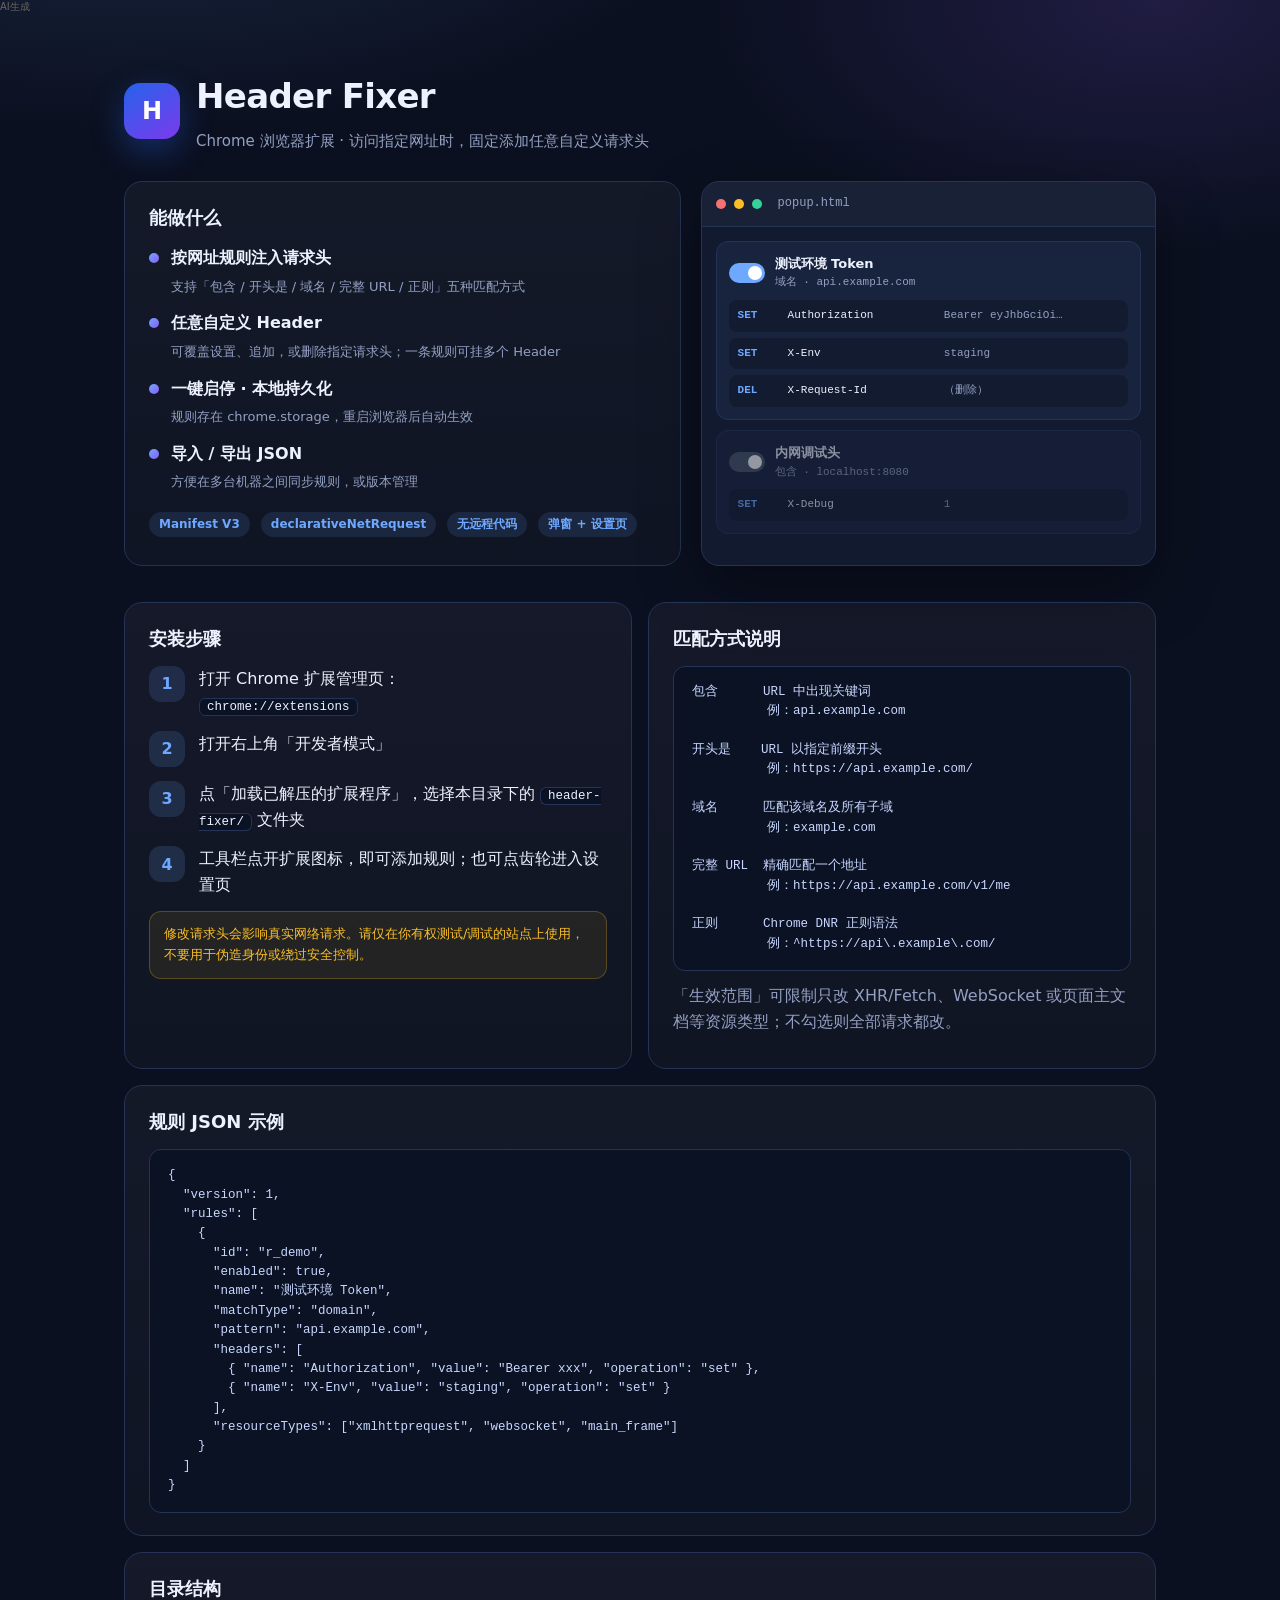
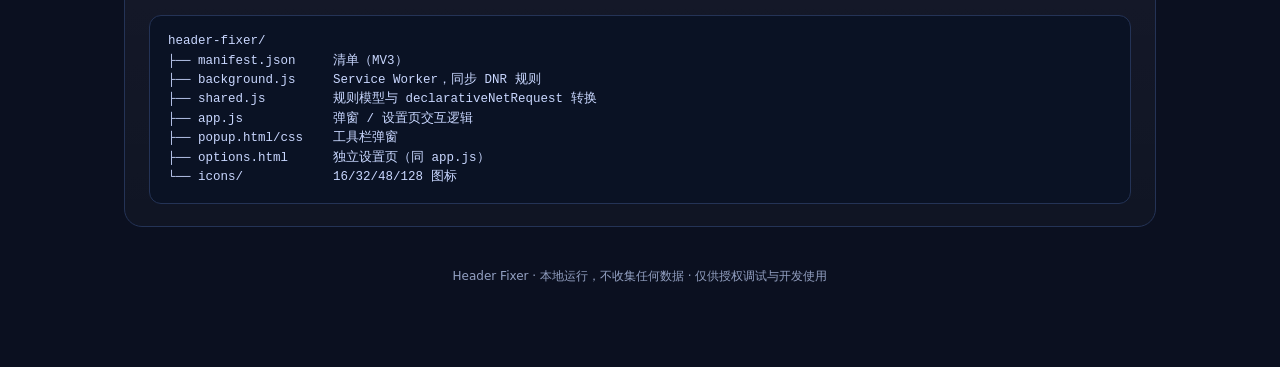
<file: index.html>
<!-- AI生成 -->
<!DOCTYPE html>
<html lang="zh-CN">
<head>
  <meta charset="UTF-8" />
  <meta name="viewport" content="width=device-width, initial-scale=1" />
  <title>Header Fixer — Chrome 自定义请求头扩展</title>
  <style>
    :root {
      --bg: #0b1020;
      --panel: #121a2f;
      --card: #18233d;
      --ink: #eef2ff;
      --muted: #93a0c2;
      --line: #243356;
      --accent: #6ea8ff;
      --accent2: #8b5cf6;
      --ok: #4ade80;
      --code: #0a1224;
      --font: "Segoe UI", "PingFang SC", "Microsoft YaHei", system-ui, sans-serif;
      --mono: ui-monospace, "Cascadia Code", Consolas, monospace;
    }
    * { box-sizing: border-box; }
    html, body { margin: 0; padding: 0; }
    body {
      font-family: var(--font);
      background:
        radial-gradient(1200px 600px at 10% -10%, rgba(110,168,255,.18), transparent 55%),
        radial-gradient(900px 500px at 90% 0%, rgba(139,92,246,.16), transparent 50%),
        var(--bg);
      color: var(--ink);
      line-height: 1.6;
      min-height: 100vh;
    }
    .wrap {
      max-width: 1080px;
      margin: 0 auto;
      padding: 48px 24px 80px;
    }
    header {
      display: flex;
      align-items: center;
      gap: 16px;
      margin-bottom: 12px;
    }
    .logo {
      width: 56px;
      height: 56px;
      border-radius: 16px;
      background: linear-gradient(145deg, #2563eb, #7c3aed);
      display: grid;
      place-items: center;
      color: #fff;
      font-weight: 800;
      font-size: 24px;
      box-shadow: 0 12px 32px rgba(37,99,235,.35);
      flex-shrink: 0;
    }
    h1 {
      margin: 0;
      font-size: 34px;
      letter-spacing: -0.02em;
      font-weight: 750;
    }
    .sub {
      margin: 6px 0 0;
      color: var(--muted);
      font-size: 15px;
    }
    .hero {
      margin: 28px 0 36px;
      display: grid;
      grid-template-columns: 1.1fr .9fr;
      gap: 20px;
      align-items: stretch;
    }
    @media (max-width: 860px) {
      .hero { grid-template-columns: 1fr; }
      h1 { font-size: 28px; }
    }
    .card {
      background: linear-gradient(180deg, rgba(255,255,255,.04), rgba(255,255,255,.02));
      border: 1px solid var(--line);
      border-radius: 18px;
      padding: 22px 24px;
    }
    .card h2 {
      margin: 0 0 12px;
      font-size: 18px;
    }
    .card p { margin: 0 0 12px; color: var(--muted); }
    .features {
      display: grid;
      gap: 12px;
    }
    .feat {
      display: flex;
      gap: 12px;
      align-items: flex-start;
    }
    .feat .dot {
      width: 10px;
      height: 10px;
      border-radius: 50%;
      margin-top: 8px;
      background: linear-gradient(135deg, var(--accent), var(--accent2));
      flex-shrink: 0;
    }
    .feat strong { display: block; margin-bottom: 2px; }
    .feat span { color: var(--muted); font-size: 13px; }

    .preview {
      background: var(--panel);
      border: 1px solid var(--line);
      border-radius: 18px;
      overflow: hidden;
      box-shadow: 0 24px 60px rgba(0,0,0,.35);
    }
    .preview .bar {
      display: flex;
      align-items: center;
      gap: 8px;
      padding: 12px 14px;
      border-bottom: 1px solid var(--line);
      background: rgba(255,255,255,.03);
    }
    .preview .bar .d {
      width: 10px; height: 10px; border-radius: 50%;
      background: #334155;
    }
    .preview .bar .d:nth-child(1) { background: #f87171; }
    .preview .bar .d:nth-child(2) { background: #fbbf24; }
    .preview .bar .d:nth-child(3) { background: #34d399; }
    .preview .bar .t {
      margin-left: 8px;
      color: var(--muted);
      font-size: 12px;
      font-family: var(--mono);
    }
    .preview .body { padding: 14px; display: flex; flex-direction: column; gap: 10px; }
    .mock-rule {
      background: var(--card);
      border: 1px solid var(--line);
      border-radius: 12px;
      padding: 12px;
    }
    .mock-rule .r1 {
      display: flex;
      align-items: center;
      gap: 10px;
      margin-bottom: 8px;
    }
    .sw {
      width: 36px; height: 20px; border-radius: 999px;
      background: var(--accent);
      position: relative;
    }
    .sw::after {
      content: "";
      position: absolute;
      width: 14px; height: 14px;
      right: 3px; top: 3px;
      border-radius: 50%;
      background: #fff;
    }
    .mock-rule .name { font-weight: 650; font-size: 13px; }
    .mock-rule .meta { color: var(--muted); font-size: 11px; font-family: var(--mono); }
    .hrow {
      display: grid;
      grid-template-columns: 42px 1.1fr 1.3fr;
      gap: 8px;
      padding: 7px 9px;
      border-radius: 8px;
      background: rgba(0,0,0,.22);
      margin-top: 6px;
      font-family: var(--mono);
      font-size: 11px;
    }
    .hrow .op { color: var(--accent); font-weight: 700; }
    .hrow .v { color: var(--muted); overflow: hidden; text-overflow: ellipsis; white-space: nowrap; }

    .steps {
      counter-reset: step;
      display: grid;
      gap: 14px;
      margin: 0;
      padding: 0;
      list-style: none;
    }
    .steps li {
      counter-increment: step;
      display: grid;
      grid-template-columns: 36px 1fr;
      gap: 14px;
      align-items: start;
    }
    .steps li::before {
      content: counter(step);
      width: 36px;
      height: 36px;
      border-radius: 12px;
      background: rgba(110,168,255,.15);
      color: var(--accent);
      display: grid;
      place-items: center;
      font-weight: 700;
    }
    .steps code, .inline-code {
      font-family: var(--mono);
      background: var(--code);
      border: 1px solid var(--line);
      padding: 1px 7px;
      border-radius: 6px;
      font-size: 12.5px;
    }
    pre {
      background: var(--code);
      border: 1px solid var(--line);
      border-radius: 12px;
      padding: 16px 18px;
      overflow: auto;
      font-family: var(--mono);
      font-size: 12.5px;
      line-height: 1.55;
      color: #c9d7ff;
      margin: 0;
    }
    .grid2 {
      display: grid;
      grid-template-columns: 1fr 1fr;
      gap: 16px;
    }
    @media (max-width: 860px) { .grid2 { grid-template-columns: 1fr; } }
    .tag {
      display: inline-flex;
      align-items: center;
      padding: 3px 10px;
      border-radius: 999px;
      background: rgba(110,168,255,.12);
      color: var(--accent);
      font-size: 12px;
      font-weight: 600;
      margin: 0 6px 6px 0;
    }
    .warn {
      margin-top: 14px;
      padding: 12px 14px;
      border-radius: 12px;
      background: rgba(251,191,36,.08);
      border: 1px solid rgba(251,191,36,.25);
      color: #fbbf24;
      font-size: 13px;
    }
    .footer {
      margin-top: 40px;
      color: var(--muted);
      font-size: 12px;
      text-align: center;
    }
    a { color: var(--accent); text-decoration: none; }
    a:hover { text-decoration: underline; }
  </style>
</head>
<body>
<p data-aigc-mark="1" style="margin:0 0 8px;font-size:10px;line-height:1.3;color:#6b6560;font-weight:400;">AI生成</p>

  <div class="wrap">
    <header>
      <div class="logo">H</div>
      <div>
        <h1>Header Fixer</h1>
        <p class="sub">Chrome 浏览器扩展 · 访问指定网址时，固定添加任意自定义请求头</p>
      </div>
    </header>

    <div class="hero">
      <div class="card">
        <h2>能做什么</h2>
        <div class="features">
          <div class="feat">
            <div class="dot"></div>
            <div>
              <strong>按网址规则注入请求头</strong>
              <span>支持「包含 / 开头是 / 域名 / 完整 URL / 正则」五种匹配方式</span>
            </div>
          </div>
          <div class="feat">
            <div class="dot"></div>
            <div>
              <strong>任意自定义 Header</strong>
              <span>可覆盖设置、追加，或删除指定请求头；一条规则可挂多个 Header</span>
            </div>
          </div>
          <div class="feat">
            <div class="dot"></div>
            <div>
              <strong>一键启停 · 本地持久化</strong>
              <span>规则存在 chrome.storage，重启浏览器后自动生效</span>
            </div>
          </div>
          <div class="feat">
            <div class="dot"></div>
            <div>
              <strong>导入 / 导出 JSON</strong>
              <span>方便在多台机器之间同步规则，或版本管理</span>
            </div>
          </div>
        </div>
        <div style="margin-top:16px">
          <span class="tag">Manifest V3</span>
          <span class="tag">declarativeNetRequest</span>
          <span class="tag">无远程代码</span>
          <span class="tag">弹窗 + 设置页</span>
        </div>
      </div>

      <div class="preview" aria-label="界面预览">
        <div class="bar">
          <div class="d"></div><div class="d"></div><div class="d"></div>
          <div class="t">popup.html</div>
        </div>
        <div class="body">
          <div class="mock-rule">
            <div class="r1">
              <div class="sw"></div>
              <div>
                <div class="name">测试环境 Token</div>
                <div class="meta">域名 · api.example.com</div>
              </div>
            </div>
            <div class="hrow"><span class="op">SET</span><span>Authorization</span><span class="v">Bearer eyJhbGciOi…</span></div>
            <div class="hrow"><span class="op">SET</span><span>X-Env</span><span class="v">staging</span></div>
            <div class="hrow"><span class="op">DEL</span><span>X-Request-Id</span><span class="v">（删除）</span></div>
          </div>
          <div class="mock-rule" style="opacity:.55">
            <div class="r1">
              <div class="sw" style="background:#475569"></div>
              <div>
                <div class="name">内网调试头</div>
                <div class="meta">包含 · localhost:8080</div>
              </div>
            </div>
            <div class="hrow"><span class="op">SET</span><span>X-Debug</span><span class="v">1</span></div>
          </div>
        </div>
      </div>
    </div>

    <div class="grid2">
      <div class="card">
        <h2>安装步骤</h2>
        <ol class="steps">
          <li>
            <div>
              打开 Chrome 扩展管理页：<br />
              <code>chrome://extensions</code>
            </div>
          </li>
          <li>
            <div>
              打开右上角「开发者模式」
            </div>
          </li>
          <li>
            <div>
              点「加载已解压的扩展程序」，选择本目录下的
              <code>header-fixer/</code> 文件夹
            </div>
          </li>
          <li>
            <div>
              工具栏点开扩展图标，即可添加规则；也可点齿轮进入设置页
            </div>
          </li>
        </ol>
        <div class="warn">
          修改请求头会影响真实网络请求。请仅在你有权测试/调试的站点上使用，不要用于伪造身份或绕过安全控制。
        </div>
      </div>

      <div class="card">
        <h2>匹配方式说明</h2>
        <pre>包含      URL 中出现关键词
          例：api.example.com

开头是    URL 以指定前缀开头
          例：https://api.example.com/

域名      匹配该域名及所有子域
          例：example.com

完整 URL  精确匹配一个地址
          例：https://api.example.com/v1/me

正则      Chrome DNR 正则语法
          例：^https://api\.example\.com/</pre>
        <p style="margin-top:12px">
          「生效范围」可限制只改 XHR/Fetch、WebSocket 或页面主文档等资源类型；不勾选则全部请求都改。
        </p>
      </div>
    </div>

    <div class="card" style="margin-top:16px">
      <h2>规则 JSON 示例</h2>
      <pre>{
  "version": 1,
  "rules": [
    {
      "id": "r_demo",
      "enabled": true,
      "name": "测试环境 Token",
      "matchType": "domain",
      "pattern": "api.example.com",
      "headers": [
        { "name": "Authorization", "value": "Bearer xxx", "operation": "set" },
        { "name": "X-Env", "value": "staging", "operation": "set" }
      ],
      "resourceTypes": ["xmlhttprequest", "websocket", "main_frame"]
    }
  ]
}</pre>
    </div>

    <div class="card" style="margin-top:16px">
      <h2>目录结构</h2>
      <pre>header-fixer/
├── manifest.json     清单（MV3）
├── background.js     Service Worker，同步 DNR 规则
├── shared.js         规则模型与 declarativeNetRequest 转换
├── app.js            弹窗 / 设置页交互逻辑
├── popup.html/css    工具栏弹窗
├── options.html      独立设置页（同 app.js）
└── icons/            16/32/48/128 图标</pre>
    </div>

    <div class="footer">
      Header Fixer · 本地运行，不收集任何数据 · 仅供授权调试与开发使用
    </div>
  </div>
</body>
</html>
</file>
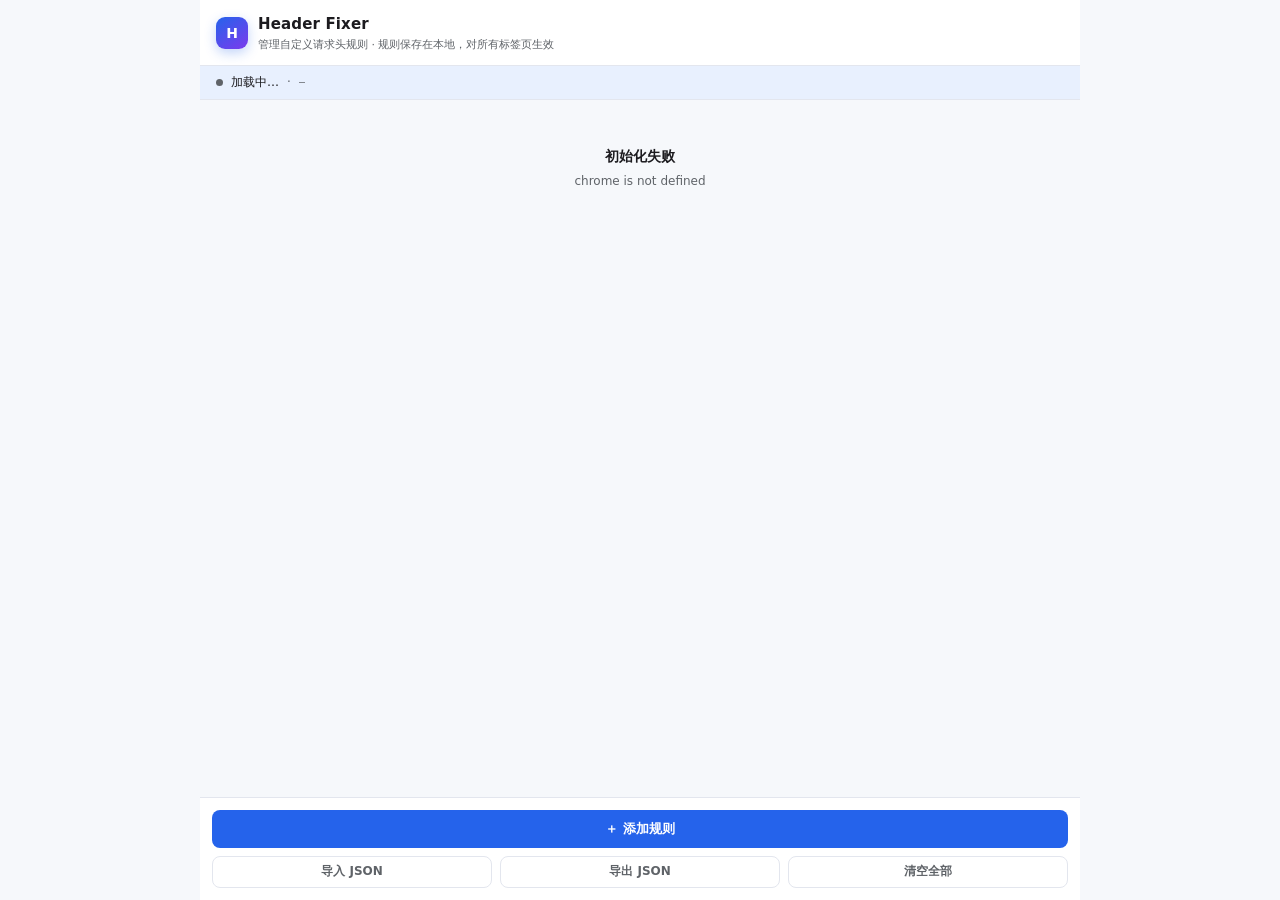
<file: browser-header-fixer/options.html>
<!DOCTYPE html>
<html lang="zh-CN">
  <head>
    <meta charset="UTF-8" />
    <meta name="viewport" content="width=device-width, initial-scale=1" />
    <title>Header Fixer 设置</title>
    <link rel="stylesheet" href="popup.css" />
  </head>
  <body class="options-mode">
    <div class="app">
      <header class="topbar">
        <div class="brand">
          <div class="logo">H</div>
          <div>
            <h1>Header Fixer</h1>
            <p>管理自定义请求头规则 · 规则保存在本地，对所有标签页生效</p>
          </div>
        </div>
      </header>

      <div class="status" id="status">
        <span class="dot off" id="status-dot"></span>
        <span id="status-text">加载中…</span>
        <span class="sep">·</span>
        <span class="mono" id="status-url" title="当前标签页">—</span>
      </div>

      <main class="content" id="content"></main>

      <footer class="footer">
        <div class="footer-row">
          <button class="btn btn-primary btn-block" id="btn-add">＋ 添加规则</button>
        </div>
        <div class="footer-row">
          <button class="btn btn-ghost" id="btn-import">导入 JSON</button>
          <button class="btn btn-ghost" id="btn-export">导出 JSON</button>
          <button class="btn btn-ghost" id="btn-clear">清空全部</button>
        </div>
        <input type="file" id="file-import" accept="application/json,.json" hidden />
      </footer>
    </div>

    <div class="modal-backdrop" id="modal">
      <div class="modal" role="dialog" aria-modal="true">
        <div class="modal-head">
          <h2 id="modal-title">添加规则</h2>
          <button class="icon-btn" id="modal-close" title="关闭">
            <svg viewBox="0 0 24 24"><path d="M18 6L6 18M6 6l12 12"/></svg>
          </button>
        </div>
        <div class="modal-body">
          <div class="field">
            <label for="f-name">规则名称</label>
            <input type="text" id="f-name" placeholder="例如：测试环境 Token" />
          </div>

          <div class="section-title">匹配目标</div>
          <div class="field-row">
            <div class="field">
              <label for="f-match-type">匹配方式</label>
              <select id="f-match-type">
                <option value="contains">包含</option>
                <option value="startsWith">开头是</option>
                <option value="domain">域名（含子域）</option>
                <option value="exact">完整 URL</option>
                <option value="regex">正则</option>
              </select>
            </div>
            <div class="field">
              <label for="f-use-current">快捷填入</label>
              <button class="btn btn-ghost" id="f-use-current" type="button">使用当前页面 URL</button>
            </div>
          </div>
          <div class="field">
            <label for="f-pattern">匹配内容</label>
            <input type="text" id="f-pattern" placeholder="例如：api.example.com" />
            <div class="hint" id="f-pattern-hint"></div>
          </div>

          <div class="section-title">请求头</div>
          <div id="headers-box"></div>
          <button class="btn btn-ghost btn-sm" id="btn-add-header" type="button">＋ 添加请求头</button>

          <div class="section-title">生效范围（不选 = 全部）</div>
          <div class="chips" id="resource-chips"></div>
        </div>
        <div class="modal-foot">
          <button class="btn btn-ghost" id="btn-cancel">取消</button>
          <button class="btn btn-primary" id="btn-save">保存规则</button>
        </div>
      </div>
    </div>

    <div class="toast" id="toast"></div>

    <script src="shared.js"></script>
    <script src="app.js"></script>
  </body>
</html>
</file>
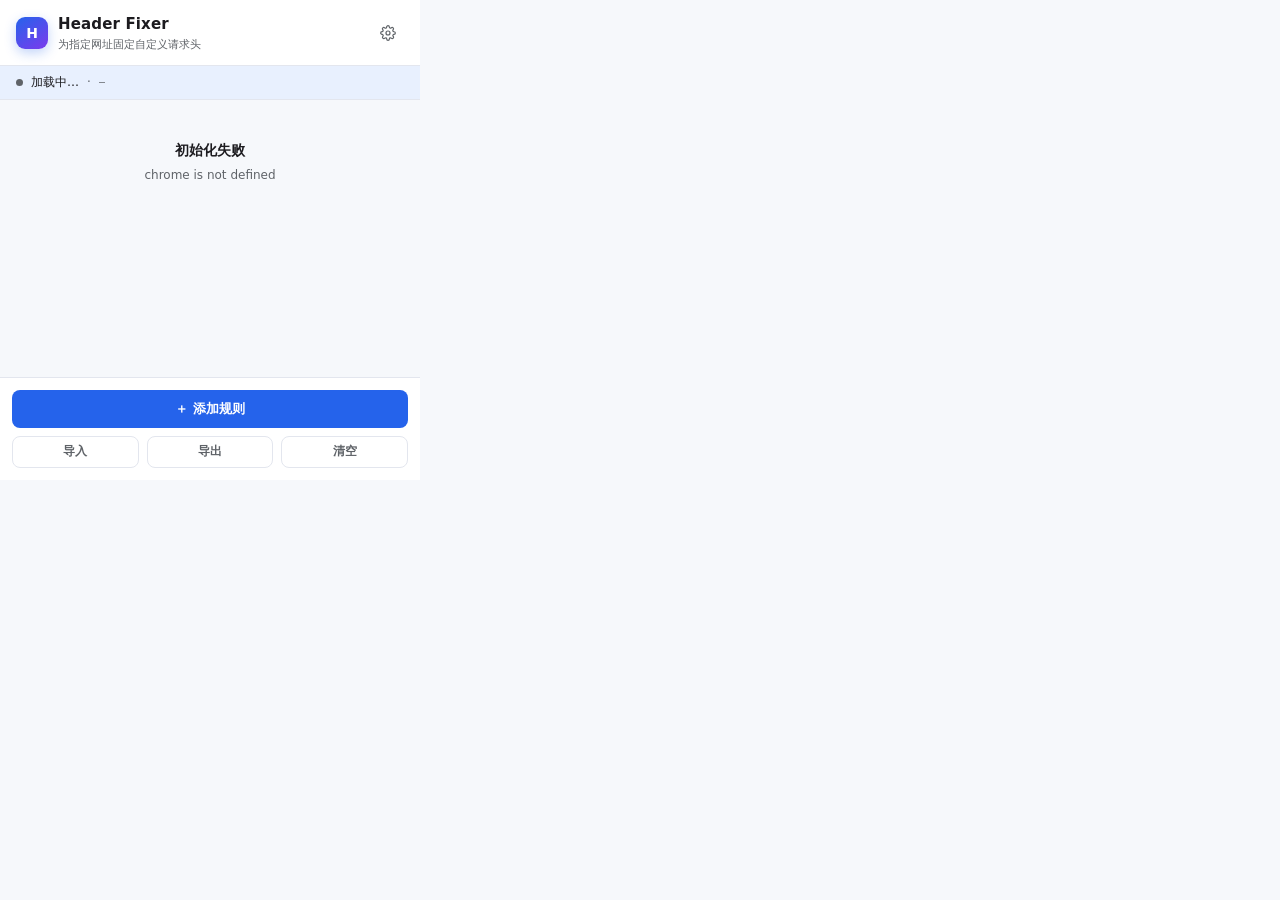
<file: browser-header-fixer/popup.html>
<!DOCTYPE html>
<html lang="zh-CN">
  <head>
    <meta charset="UTF-8" />
    <meta name="viewport" content="width=device-width, initial-scale=1" />
    <title>Header Fixer</title>
    <link rel="stylesheet" href="popup.css" />
  </head>
  <body class="popup-mode">
    <div class="app">
      <header class="topbar">
        <div class="brand">
          <div class="logo">H</div>
          <div>
            <h1>Header Fixer</h1>
            <p>为指定网址固定自定义请求头</p>
          </div>
        </div>
        <button class="icon-btn" id="btn-options" title="打开设置页">
          <svg viewBox="0 0 24 24"><circle cx="12" cy="12" r="3"/><path d="M19.4 15a1.65 1.65 0 0 0 .33 1.82l.06.06a2 2 0 1 1-2.83 2.83l-.06-.06a1.65 1.65 0 0 0-1.82-.33 1.65 1.65 0 0 0-1 1.51V21a2 2 0 1 1-4 0v-.09A1.65 1.65 0 0 0 9 19.4a1.65 1.65 0 0 0-1.82.33l-.06.06a2 2 0 1 1-2.83-2.83l.06-.06A1.65 1.65 0 0 0 4.68 15a1.65 1.65 0 0 0-1.51-1H3a2 2 0 1 1 0-4h.09A1.65 1.65 0 0 0 4.6 9a1.65 1.65 0 0 0-.33-1.82l-.06-.06a2 2 0 1 1 2.83-2.83l.06.06A1.65 1.65 0 0 0 9 4.68a1.65 1.65 0 0 0 1-1.51V3a2 2 0 1 1 4 0v.09a1.65 1.65 0 0 0 1 1.51 1.65 1.65 0 0 0 1.82-.33l.06-.06a2 2 0 1 1 2.83 2.83l-.06.06A1.65 1.65 0 0 0 19.4 9c.14.35.4.65.73.85.33.2.71.3 1.09.3H21a2 2 0 1 1 0 4h-.09a1.65 1.65 0 0 0-1.51 1z"/></svg>
        </button>
      </header>

      <div class="status" id="status">
        <span class="dot off" id="status-dot"></span>
        <span id="status-text">加载中…</span>
        <span class="sep">·</span>
        <span class="mono" id="status-url" title="当前标签页">—</span>
      </div>

      <main class="content" id="content">
        <!-- rules rendered here -->
      </main>

      <footer class="footer">
        <div class="footer-row">
          <button class="btn btn-primary btn-block" id="btn-add">＋ 添加规则</button>
        </div>
        <div class="footer-row">
          <button class="btn btn-ghost" id="btn-import">导入</button>
          <button class="btn btn-ghost" id="btn-export">导出</button>
          <button class="btn btn-ghost" id="btn-clear">清空</button>
        </div>
        <input type="file" id="file-import" accept="application/json,.json" hidden />
      </footer>
    </div>

    <!-- 编辑弹层 -->
    <div class="modal-backdrop" id="modal">
      <div class="modal" role="dialog" aria-modal="true">
        <div class="modal-head">
          <h2 id="modal-title">添加规则</h2>
          <button class="icon-btn" id="modal-close" title="关闭">
            <svg viewBox="0 0 24 24"><path d="M18 6L6 18M6 6l12 12"/></svg>
          </button>
        </div>
        <div class="modal-body">
          <div class="field">
            <label for="f-name">规则名称</label>
            <input type="text" id="f-name" placeholder="例如：测试环境 Token" />
          </div>

          <div class="section-title">匹配目标</div>
          <div class="field-row">
            <div class="field">
              <label for="f-match-type">匹配方式</label>
              <select id="f-match-type">
                <option value="contains">包含</option>
                <option value="startsWith">开头是</option>
                <option value="domain">域名（含子域）</option>
                <option value="exact">完整 URL</option>
                <option value="regex">正则</option>
              </select>
            </div>
            <div class="field">
              <label for="f-use-current">快捷填入</label>
              <button class="btn btn-ghost" id="f-use-current" type="button">使用当前页面 URL</button>
            </div>
          </div>
          <div class="field">
            <label for="f-pattern">匹配内容</label>
            <input type="text" id="f-pattern" placeholder="例如：api.example.com" />
            <div class="hint" id="f-pattern-hint"></div>
          </div>

          <div class="section-title">请求头</div>
          <div id="headers-box"></div>
          <button class="btn btn-ghost btn-sm" id="btn-add-header" type="button">＋ 添加请求头</button>

          <div class="section-title">生效范围（不选 = 全部）</div>
          <div class="chips" id="resource-chips"></div>
        </div>
        <div class="modal-foot">
          <button class="btn btn-ghost" id="btn-cancel">取消</button>
          <button class="btn btn-primary" id="btn-save">保存规则</button>
        </div>
      </div>
    </div>

    <div class="toast" id="toast"></div>

    <script src="shared.js"></script>
    <script src="app.js"></script>
  </body>
</html>
</file>
<file: browser-header-fixer/popup.css>
:root {
  --bg: #f6f8fb;
  --card: #ffffff;
  --ink: #1c1b1f;
  --muted: #5f6368;
  --line: #e3e6ee;
  --accent: #2563eb;
  --accent-soft: #e8f0fe;
  --ok: #188038;
  --ok-soft: #e6f4ea;
  --danger: #c5221f;
  --danger-soft: #fce8e6;
  --warn: #b06000;
  --shadow: 0 8px 24px rgba(28, 27, 34, 0.08);
  --radius: 12px;
  --font: "Segoe UI", "PingFang SC", "Microsoft YaHei", system-ui, sans-serif;
}

@media (prefers-color-scheme: dark) {
  :root {
    --bg: #12141a;
    --card: #1b1e27;
    --ink: #e8eaed;
    --muted: #9aa0a6;
    --line: #2c313c;
    --accent: #8ab4f8;
    --accent-soft: #1e2a40;
    --ok: #81c995;
    --ok-soft: #1d3324;
    --danger: #f28b82;
    --danger-soft: #3b1c1a;
    --warn: #fdd663;
    --shadow: 0 8px 24px rgba(0, 0, 0, 0.35);
  }
}

* {
  box-sizing: border-box;
}

html,
body {
  margin: 0;
  padding: 0;
  background: var(--bg);
  color: var(--ink);
  font-family: var(--font);
  font-size: 13px;
  line-height: 1.45;
}

body.popup-mode {
  width: 420px;
  min-height: 480px;
  max-height: 600px;
  overflow: hidden;
}

button,
input,
select,
textarea {
  font: inherit;
  color: inherit;
}

button {
  cursor: pointer;
  border: none;
  background: none;
}

.app {
  display: flex;
  flex-direction: column;
  height: 100%;
  min-height: inherit;
}

/* ─── Header ─── */
.topbar {
  display: flex;
  align-items: center;
  gap: 10px;
  padding: 14px 16px 12px;
  background: var(--card);
  border-bottom: 1px solid var(--line);
  position: sticky;
  top: 0;
  z-index: 5;
}

.brand {
  display: flex;
  align-items: center;
  gap: 10px;
  flex: 1;
  min-width: 0;
}

.logo {
  width: 32px;
  height: 32px;
  border-radius: 9px;
  background: linear-gradient(145deg, #2563eb, #7c3aed);
  display: grid;
  place-items: center;
  color: #fff;
  font-weight: 700;
  font-size: 14px;
  flex-shrink: 0;
  box-shadow: 0 4px 12px rgba(37, 99, 235, 0.28);
}

.brand h1 {
  margin: 0;
  font-size: 15px;
  font-weight: 650;
  letter-spacing: 0.01em;
}

.brand p {
  margin: 1px 0 0;
  color: var(--muted);
  font-size: 11px;
}

.icon-btn {
  width: 32px;
  height: 32px;
  border-radius: 8px;
  display: grid;
  place-items: center;
  color: var(--muted);
  transition: background 0.15s, color 0.15s;
}

.icon-btn:hover {
  background: var(--accent-soft);
  color: var(--accent);
}

.icon-btn svg {
  width: 16px;
  height: 16px;
  stroke: currentColor;
  fill: none;
  stroke-width: 1.8;
  stroke-linecap: round;
  stroke-linejoin: round;
}

/* ─── Status strip ─── */
.status {
  display: flex;
  align-items: center;
  gap: 8px;
  padding: 8px 16px;
  background: var(--accent-soft);
  border-bottom: 1px solid var(--line);
  font-size: 12px;
  color: var(--ink);
}

.status .dot {
  width: 7px;
  height: 7px;
  border-radius: 50%;
  background: var(--ok);
  box-shadow: 0 0 0 3px rgba(24, 128, 56, 0.15);
}

.status .dot.off {
  background: var(--muted);
  box-shadow: none;
}

.status .sep {
  color: var(--muted);
}

.status .mono {
  font-family: ui-monospace, SFMono-Regular, Consolas, monospace;
  font-size: 11px;
  color: var(--muted);
  max-width: 160px;
  overflow: hidden;
  text-overflow: ellipsis;
  white-space: nowrap;
}

/* ─── Content ─── */
.content {
  flex: 1;
  overflow: auto;
  padding: 12px;
  display: flex;
  flex-direction: column;
  gap: 10px;
}

.empty {
  margin: 28px 12px;
  text-align: center;
  color: var(--muted);
}

.empty .empty-icon {
  width: 48px;
  height: 48px;
  margin: 0 auto 12px;
  border-radius: 14px;
  background: var(--accent-soft);
  color: var(--accent);
  display: grid;
  place-items: center;
  font-size: 22px;
}

.empty h3 {
  margin: 0 0 6px;
  color: var(--ink);
  font-size: 14px;
}

.empty p {
  margin: 0 0 16px;
  font-size: 12px;
  line-height: 1.6;
}

/* ─── Rule card ─── */
.rule {
  background: var(--card);
  border: 1px solid var(--line);
  border-radius: var(--radius);
  box-shadow: var(--shadow);
  overflow: hidden;
}

.rule.disabled {
  opacity: 0.58;
}

.rule-head {
  display: flex;
  align-items: center;
  gap: 8px;
  padding: 10px 12px;
}

.rule-title {
  flex: 1;
  min-width: 0;
}

.rule-title .name {
  font-weight: 600;
  font-size: 13px;
  white-space: nowrap;
  overflow: hidden;
  text-overflow: ellipsis;
}

.rule-title .meta {
  margin-top: 2px;
  color: var(--muted);
  font-size: 11px;
  white-space: nowrap;
  overflow: hidden;
  text-overflow: ellipsis;
}

.badge {
  display: inline-flex;
  align-items: center;
  padding: 1px 7px;
  border-radius: 999px;
  font-size: 10px;
  font-weight: 600;
  background: var(--accent-soft);
  color: var(--accent);
  margin-right: 6px;
  vertical-align: middle;
}

.badge.ok {
  background: var(--ok-soft);
  color: var(--ok);
}

.rule-body {
  padding: 0 12px 12px;
  display: flex;
  flex-direction: column;
  gap: 6px;
}

.header-row {
  display: grid;
  grid-template-columns: 18px 1fr 1.3fr auto;
  gap: 8px;
  align-items: center;
  padding: 7px 8px;
  border-radius: 8px;
  background: var(--bg);
  border: 1px solid var(--line);
  font-family: ui-monospace, SFMono-Regular, Consolas, monospace;
  font-size: 11px;
}

.header-row .op {
  font-size: 9px;
  font-weight: 700;
  letter-spacing: 0.02em;
  text-transform: uppercase;
}

.header-row .op.set {
  color: var(--accent);
}
.header-row .op.append {
  color: var(--warn);
}
.header-row .op.remove {
  color: var(--danger);
}

.header-row .hn {
  font-weight: 600;
  overflow: hidden;
  text-overflow: ellipsis;
  white-space: nowrap;
}

.header-row .hv {
  color: var(--muted);
  overflow: hidden;
  text-overflow: ellipsis;
  white-space: nowrap;
}

.rule-actions {
  display: flex;
  gap: 6px;
  padding: 0 12px 12px;
}

.btn {
  display: inline-flex;
  align-items: center;
  justify-content: center;
  gap: 6px;
  height: 32px;
  padding: 0 12px;
  border-radius: 8px;
  font-size: 12px;
  font-weight: 600;
  transition: background 0.15s, color 0.15s, transform 0.05s;
}

.btn:active {
  transform: scale(0.98);
}

.btn-primary {
  background: var(--accent);
  color: #fff;
}

.btn-primary:hover {
  filter: brightness(1.05);
}

.btn-ghost {
  background: transparent;
  color: var(--muted);
  border: 1px solid var(--line);
}

.btn-ghost:hover {
  color: var(--accent);
  border-color: var(--accent);
  background: var(--accent-soft);
}

.btn-danger {
  background: var(--danger-soft);
  color: var(--danger);
}

.btn-danger:hover {
  filter: brightness(0.97);
}

.btn-block {
  width: 100%;
  height: 38px;
  font-size: 13px;
}

.btn-sm {
  height: 28px;
  padding: 0 10px;
  font-size: 11px;
}

/* ─── Switch ─── */
.switch {
  position: relative;
  width: 36px;
  height: 20px;
  flex-shrink: 0;
}

.switch input {
  opacity: 0;
  width: 0;
  height: 0;
  position: absolute;
}

.switch .slider {
  position: absolute;
  inset: 0;
  background: var(--line);
  border-radius: 999px;
  transition: background 0.15s;
  cursor: pointer;
}

.switch .slider::before {
  content: "";
  position: absolute;
  width: 14px;
  height: 14px;
  left: 3px;
  top: 3px;
  border-radius: 50%;
  background: #fff;
  transition: transform 0.15s;
  box-shadow: 0 1px 3px rgba(0, 0, 0, 0.2);
}

.switch input:checked + .slider {
  background: var(--accent);
}

.switch input:checked + .slider::before {
  transform: translateX(16px);
}

/* ─── Footer ─── */
.footer {
  padding: 12px;
  border-top: 1px solid var(--line);
  background: var(--card);
  display: flex;
  flex-direction: column;
  gap: 8px;
}

.footer-row {
  display: flex;
  gap: 8px;
}

.footer-row .btn {
  flex: 1;
}

/* ─── Modal ─── */
.modal-backdrop {
  position: fixed;
  inset: 0;
  background: rgba(15, 18, 28, 0.45);
  display: flex;
  align-items: flex-end;
  justify-content: center;
  z-index: 50;
  padding: 0;
  opacity: 0;
  pointer-events: none;
  transition: opacity 0.18s;
}

.modal-backdrop.open {
  opacity: 1;
  pointer-events: auto;
}

.modal {
  width: 100%;
  max-height: 92%;
  background: var(--card);
  border-radius: 16px 16px 0 0;
  box-shadow: 0 -8px 40px rgba(0, 0, 0, 0.2);
  display: flex;
  flex-direction: column;
  transform: translateY(20px);
  transition: transform 0.2s;
}

.modal-backdrop.open .modal {
  transform: translateY(0);
}

body.options-mode .modal-backdrop {
  align-items: center;
  padding: 24px;
}

body.options-mode .modal {
  max-width: 640px;
  border-radius: 16px;
  max-height: 88vh;
}

.modal-head {
  display: flex;
  align-items: center;
  gap: 10px;
  padding: 16px 18px 12px;
  border-bottom: 1px solid var(--line);
}

.modal-head h2 {
  margin: 0;
  flex: 1;
  font-size: 15px;
  font-weight: 650;
}

.modal-body {
  padding: 16px 18px;
  overflow: auto;
  display: flex;
  flex-direction: column;
  gap: 14px;
}

.modal-foot {
  padding: 12px 18px 18px;
  border-top: 1px solid var(--line);
  display: flex;
  gap: 8px;
}

.modal-foot .btn {
  flex: 1;
  height: 38px;
}

/* ─── Form ─── */
.field {
  display: flex;
  flex-direction: column;
  gap: 6px;
}

.field label {
  font-size: 12px;
  font-weight: 600;
  color: var(--ink);
}

.field .hint {
  font-size: 11px;
  color: var(--muted);
  line-height: 1.5;
}

.field input[type="text"],
.field select,
.field textarea {
  width: 100%;
  height: 36px;
  padding: 0 11px;
  border: 1px solid var(--line);
  border-radius: 8px;
  background: var(--bg);
  outline: none;
  transition: border-color 0.15s, box-shadow 0.15s;
}

.field textarea {
  height: auto;
  min-height: 72px;
  padding: 9px 11px;
  resize: vertical;
  font-family: ui-monospace, SFMono-Regular, Consolas, monospace;
  font-size: 12px;
}

.field input:focus,
.field select:focus,
.field textarea:focus {
  border-color: var(--accent);
  box-shadow: 0 0 0 3px color-mix(in srgb, var(--accent) 22%, transparent);
}

.field-row {
  display: grid;
  grid-template-columns: 1fr 1fr;
  gap: 10px;
}

.header-edit {
  border: 1px solid var(--line);
  border-radius: 10px;
  padding: 10px;
  display: flex;
  flex-direction: column;
  gap: 8px;
  background: var(--bg);
}

.header-edit .head-row {
  display: grid;
  grid-template-columns: 1.1fr 1.3fr 88px 28px;
  gap: 6px;
  align-items: center;
}

.header-edit input,
.header-edit select {
  height: 32px;
  padding: 0 8px;
  border: 1px solid var(--line);
  border-radius: 7px;
  background: var(--card);
  outline: none;
  width: 100%;
  font-size: 12px;
}

.header-edit input:focus,
.header-edit select:focus {
  border-color: var(--accent);
}

.header-edit .remove-h {
  width: 28px;
  height: 28px;
  border-radius: 7px;
  color: var(--danger);
  background: var(--danger-soft);
  display: grid;
  place-items: center;
  font-size: 16px;
  line-height: 1;
}

.section-title {
  font-size: 11px;
  font-weight: 700;
  letter-spacing: 0.06em;
  text-transform: uppercase;
  color: var(--muted);
  margin: 2px 0 -4px;
}

.chips {
  display: flex;
  flex-wrap: wrap;
  gap: 6px;
}

.chip {
  display: inline-flex;
  align-items: center;
  gap: 5px;
  padding: 5px 10px;
  border-radius: 999px;
  border: 1px solid var(--line);
  background: var(--card);
  font-size: 11px;
  color: var(--muted);
  cursor: pointer;
  user-select: none;
}

.chip.on {
  background: var(--accent-soft);
  border-color: var(--accent);
  color: var(--accent);
  font-weight: 600;
}

.chip input {
  display: none;
}

/* ─── Toast ─── */
.toast {
  position: fixed;
  left: 50%;
  bottom: 22px;
  transform: translateX(-50%) translateY(12px);
  background: var(--ink);
  color: var(--card);
  padding: 10px 16px;
  border-radius: 999px;
  font-size: 12px;
  font-weight: 600;
  opacity: 0;
  pointer-events: none;
  transition: opacity 0.2s, transform 0.2s;
  z-index: 100;
  max-width: 90%;
  text-align: center;
  box-shadow: var(--shadow);
}

.toast.show {
  opacity: 1;
  transform: translateX(-50%) translateY(0);
}

/* ─── Options page extras ─── */
body.options-mode {
  width: 100%;
  min-height: 100vh;
  max-height: none;
  overflow: auto;
}

body.options-mode .app {
  max-width: 880px;
  margin: 0 auto;
  min-height: 100vh;
}

body.options-mode .content {
  padding: 18px;
}

body.options-mode .rule {
  display: grid;
  grid-template-columns: 1.2fr 1.6fr auto;
  align-items: start;
  gap: 8px;
}

body.options-mode .rule-head {
  grid-column: 1;
}

body.options-mode .rule-body {
  grid-column: 2;
  padding-top: 10px;
}

body.options-mode .rule-actions {
  grid-column: 3;
  flex-direction: column;
  padding: 10px 12px 12px 0;
}

@media (max-width: 720px) {
  body.options-mode .rule {
    grid-template-columns: 1fr;
  }
  body.options-mode .rule-head,
  body.options-mode .rule-body,
  body.options-mode .rule-actions {
    grid-column: 1;
  }
  body.options-mode .rule-actions {
    flex-direction: row;
    padding: 0 12px 12px;
  }
}

/* scrollbar */
.content::-webkit-scrollbar,
.modal-body::-webkit-scrollbar {
  width: 8px;
}
.content::-webkit-scrollbar-thumb,
.modal-body::-webkit-scrollbar-thumb {
  background: var(--line);
  border-radius: 8px;
}
</file>
